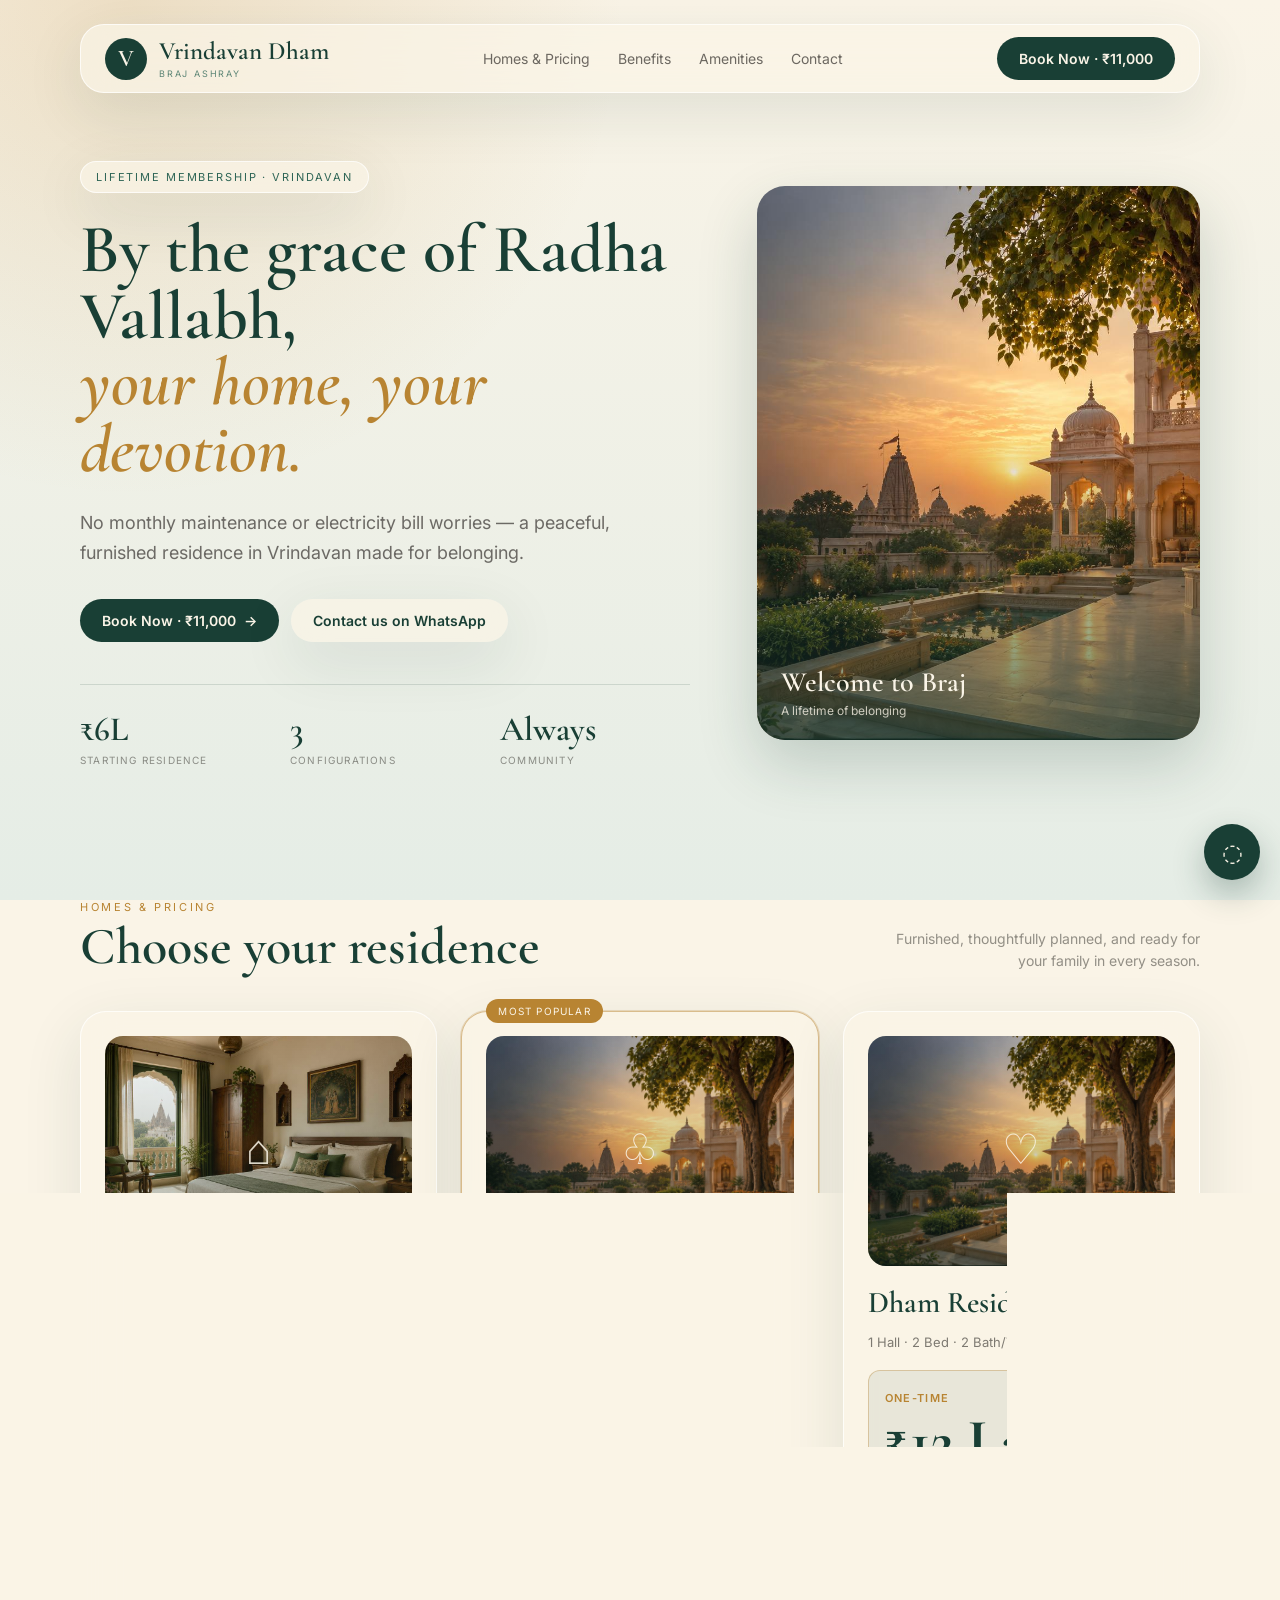
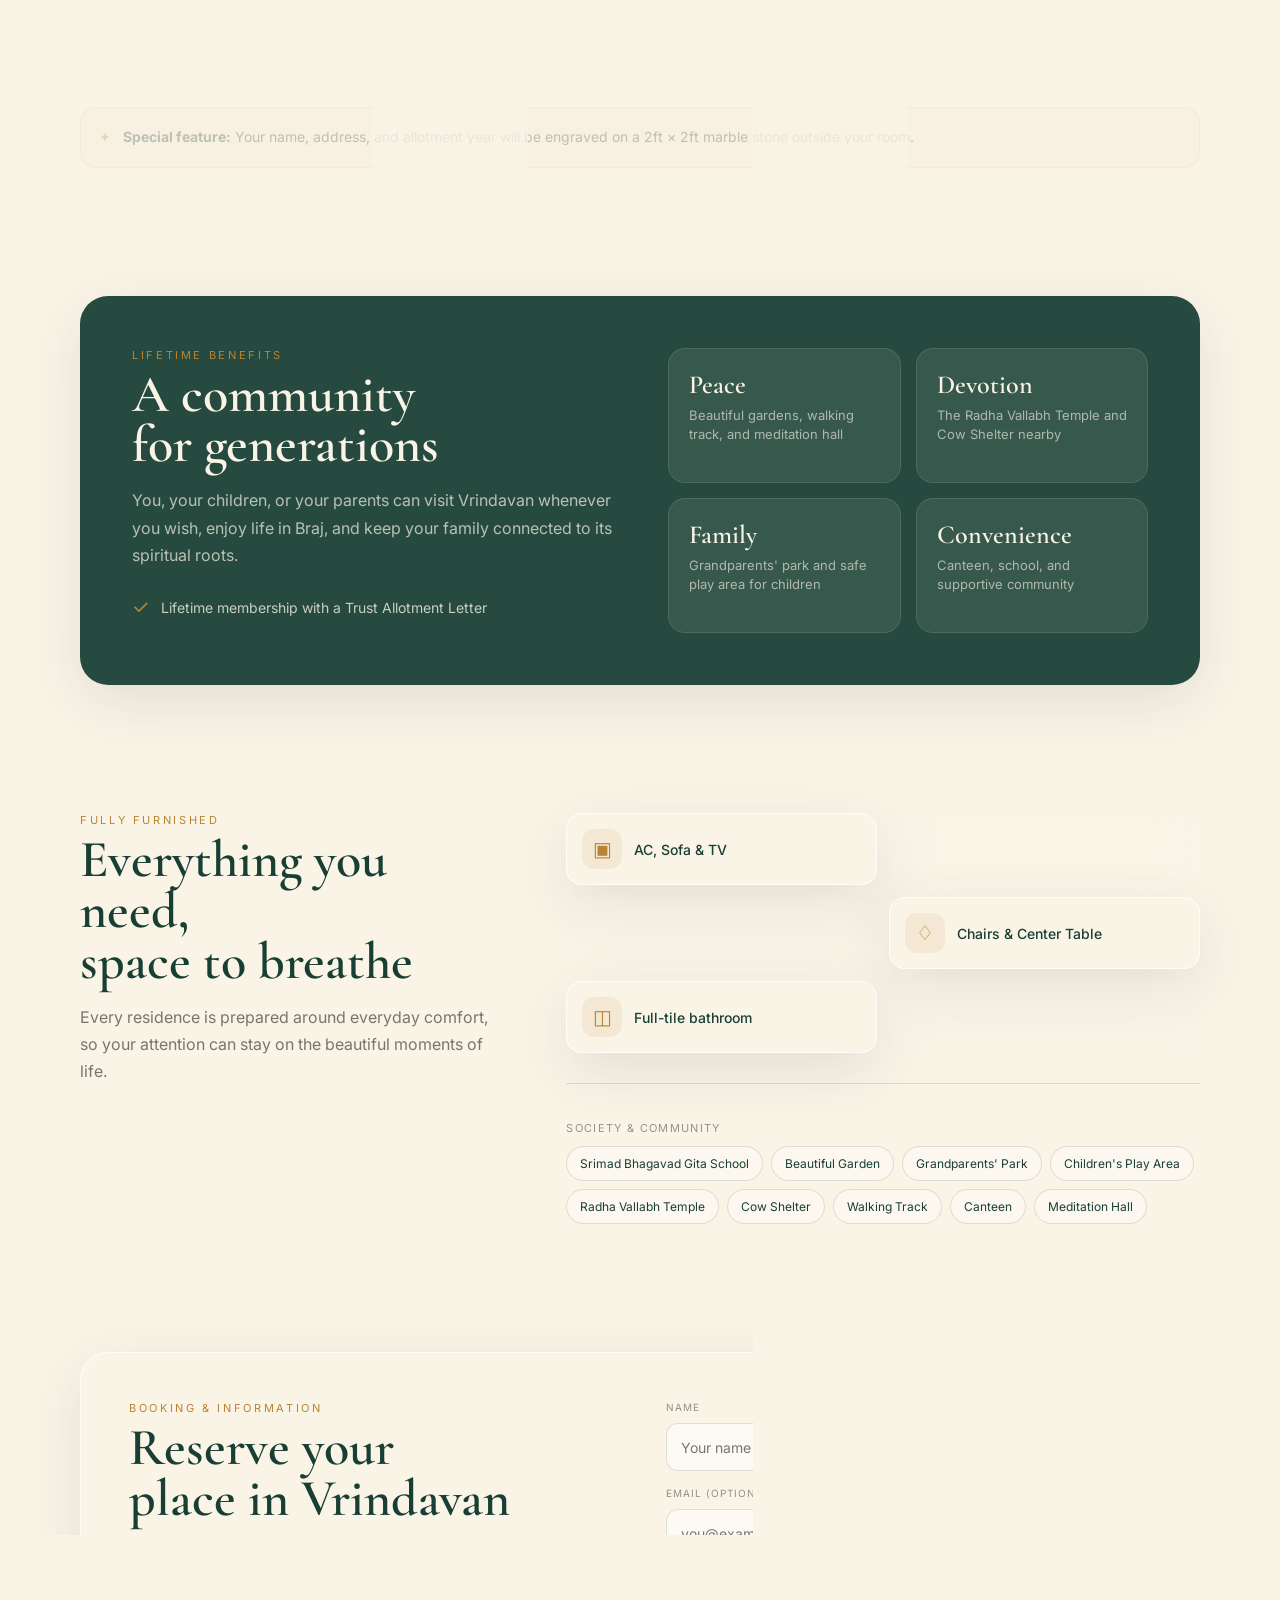
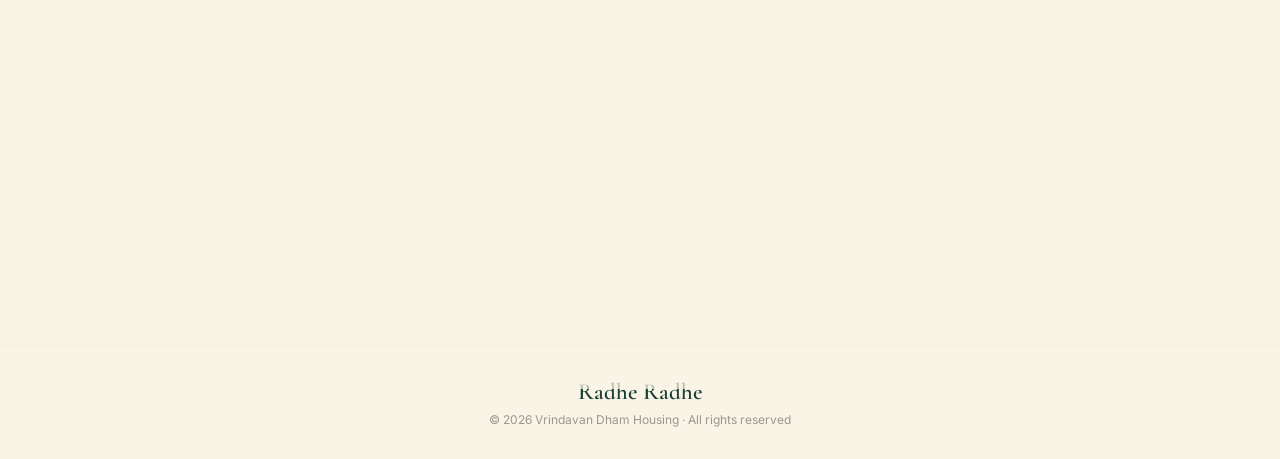
<file: index.html>
<!doctype html>
<html lang="en">
<head>
  <meta charset="UTF-8">
  <meta name="viewport" content="width=device-width, initial-scale=1.0">
  <meta name="description" content="Furnished spiritual homes in Vrindavan with lifetime membership and a peaceful community for your family.">
  <meta property="og:title" content="Vrindavan Dham Housing">
  <meta property="og:description" content="Choose your peaceful, furnished home in Vrindavan.">
  <meta property="og:type" content="website">
  <meta name="twitter:card" content="summary_large_image">
  <title>Vrindavan Dham Housing | Your Home, Your Devotion</title>
  <link rel="preconnect" href="https://fonts.googleapis.com">
  <link rel="preconnect" href="https://fonts.gstatic.com" crossorigin>
  <link href="https://fonts.googleapis.com/css2?family=Cormorant+Garamond:ital,wght@0,500;0,600;1,600&family=Inter:wght@400;500;600&display=swap" rel="stylesheet">
  <link rel="stylesheet" href="style.css?v=3">
</head>
<body>
  <div class="page-glow" aria-hidden="true"></div>
  <header class="site-header">
    <nav class="nav glass" aria-label="Main navigation">
      <a class="brand" href="#top" aria-label="Vrindavan Dham home">
        <span class="brand-mark">V</span>
        <span><strong>Vrindavan Dham</strong><small>Braj Ashray</small></span>
      </a>
      <div class="desktop-links">
        <a href="#homes">Homes &amp; Pricing</a><a href="#benefits">Benefits</a><a href="#community">Amenities</a><a href="#inquire">Contact</a>
      </div>
      <div class="nav-actions">
        <button class="button primary open-booking" type="button">Book Now · ₹11,000</button>
        <button id="menu-toggle" class="icon-button" type="button" aria-label="Open menu" aria-expanded="false"><span></span><span></span><span></span></button>
      </div>
    </nav>
    <div id="mobile-menu" class="mobile-menu glass" hidden>
      <a href="#homes">Homes &amp; Pricing</a><a href="#benefits">Benefits</a><a href="#community">Amenities</a><a href="#inquire">Contact</a>
    </div>
  </header>

  <main id="top">
    <section class="hero section-wrap">
      <div class="hero-copy">
        <span class="eyebrow glass">Lifetime Membership · Vrindavan</span>
        <h1>By the grace of Radha Vallabh,<br><em>your home, your devotion.</em></h1>
        <p class="lead">No monthly maintenance or electricity bill worries — a peaceful, furnished residence in Vrindavan made for belonging.</p>
        <div class="button-row">
          <button class="button primary open-booking" type="button">Book Now · ₹11,000 <span>→</span></button>
          <a class="button secondary glass" href="https://wa.me/919619099639?text=I%20would%20like%20information%20about%20Vrindavan%20Dham%20Housing" target="_blank" rel="noreferrer">Contact us on WhatsApp</a>
        </div>
        <div class="stats">
          <div><strong>₹6L</strong><span>Starting residence</span></div>
          <div><strong>3</strong><span>Configurations</span></div>
          <div><strong>Always</strong><span>Community</span></div>
        </div>
      </div>
      <figure class="hero-image">
        <img src="vrindavan-hero.jpg" alt="Peaceful temple-inspired courtyard in Vrindavan" width="1600" height="1000">
        <figcaption><strong>Welcome to Braj</strong><span>A lifetime of belonging</span></figcaption>
      </figure>
    </section>

    <section id="homes" class="content-section section-wrap">
      <div class="section-heading">
        <div><p class="kicker">Homes &amp; Pricing</p><h2>Choose your residence</h2></div>
        <p>Furnished, thoughtfully planned, and ready for your family in every season.</p>
      </div>
      <div class="home-grid">
        <article class="home-card glass">
          <div class="card-image"><img src="vrindavan-sattva.jpg" alt="Sattva Residence furnished sample" loading="lazy"><span>⌂</span></div>
          <div class="card-title"><h3>Sattva Residence</h3><span>300 Sq Ft</span></div>
          <p>1 Hall · 1 Bath/Toilet</p>
          <div class="price-options"><div><span>One-time</span><strong>₹6 Lakh</strong></div><div><span>EMI option</span><strong>₹7.5 Lakh / 3 Years</strong></div></div>
          <p class="market-price">₹15 Lakh <span>market value</span></p>
          <button class="button outline request-details" data-config="300 Sq Ft" type="button">Request details</button>
        </article>
        <article class="home-card featured glass">
          <span class="popular">Most Popular</span>
          <div class="card-image"><img src="vrindavan-hero.jpg" alt="Prem Residence furnished sample" loading="lazy"><span>♧</span></div>
          <div class="card-title"><h3>Prem Residence</h3><span>550 Sq Ft</span></div>
          <p>1 Hall · 1 Bed · 1 Bath/Toilet</p>
          <div class="price-options"><div><span>One-time</span><strong>₹8 Lakh</strong></div><div><span>EMI option</span><strong>₹10 Lakh / 3 Years</strong></div></div>
          <p class="market-price">₹20–25 Lakh <span>market value</span></p>
          <button class="button primary request-details" data-config="550 Sq Ft" type="button">Request details</button>
        </article>
        <article class="home-card glass">
          <div class="card-image"><img src="vrindavan-hero.jpg" alt="Dham Residence furnished sample" loading="lazy"><span>♡</span></div>
          <div class="card-title"><h3>Dham Residence</h3><span>700 Sq Ft</span></div>
          <p>1 Hall · 2 Bed · 2 Bath/Toilet</p>
          <div class="price-options"><div><span>One-time</span><strong>₹12 Lakh</strong></div><div><span>EMI option</span><strong>₹14 Lakh / 4 Years</strong></div></div>
          <p class="market-price">₹28–40 Lakh <span>market value</span></p>
          <button class="button outline request-details" data-config="700 Sq Ft" type="button">Request details</button>
        </article>
      </div>
      <div class="special-note"><span>✦</span><p><strong>Special feature:</strong> Your name, address, and allotment year will be engraved on a 2ft × 2ft marble stone outside your room.</p></div>
    </section>

    <section id="benefits" class="content-section section-wrap">
      <div class="benefit-panel">
        <div>
          <p class="kicker">Lifetime Benefits</p><h2>A community<br>for generations</h2>
          <p>You, your children, or your parents can visit Vrindavan whenever you wish, enjoy life in Braj, and keep your family connected to its spiritual roots.</p>
          <p class="trust-line"><span>✓</span> Lifetime membership with a Trust Allotment Letter</p>
        </div>
        <div class="benefit-grid">
          <div><h3>Peace</h3><p>Beautiful gardens, walking track, and meditation hall</p></div>
          <div><h3>Devotion</h3><p>The Radha Vallabh Temple and Cow Shelter nearby</p></div>
          <div><h3>Family</h3><p>Grandparents' park and safe play area for children</p></div>
          <div><h3>Convenience</h3><p>Canteen, school, and supportive community</p></div>
        </div>
      </div>
    </section>

    <section id="community" class="content-section section-wrap community-layout">
      <div><p class="kicker">Fully Furnished</p><h2>Everything you need,<br>space to breathe</h2><p class="section-copy">Every residence is prepared around everyday comfort, so your attention can stay on the beautiful moments of life.</p></div>
      <div>
        <div class="amenities-grid">
          <div class="glass"><span>▣</span>AC, Sofa &amp; TV</div><div class="glass"><span>♨</span>Geyser &amp; branded fittings</div>
          <div class="glass"><span>ϟ</span>Lights, Fan &amp; Curtains</div><div class="glass"><span>♢</span>Chairs &amp; Center Table</div>
          <div class="glass"><span>◫</span>Full-tile bathroom</div><div class="glass"><span>✦</span>Carpets &amp; ready interiors</div>
        </div>
        <div class="facilities"><p>Society &amp; Community</p><div><span>Srimad Bhagavad Gita School</span><span>Beautiful Garden</span><span>Grandparents' Park</span><span>Children's Play Area</span><span>Radha Vallabh Temple</span><span>Cow Shelter</span><span>Walking Track</span><span>Canteen</span><span>Meditation Hall</span></div></div>
      </div>
    </section>

    <section id="inquire" class="content-section section-wrap">
      <div class="inquiry-panel glass">
        <div><p class="kicker">Booking &amp; Information</p><h2>Reserve your<br>place in Vrindavan</h2><p class="section-copy">Book your room with just ₹11,000 and begin planning your stay in Vrindavan.</p>
          <div class="contact-list"><a href="tel:+919619099639"><span>☎</span>9619099639</a><a href="mailto:gitaourlife@gmail.com"><span>@</span>gitaourlife@gmail.com</a><a href="https://www.radhavallabh.co.in" target="_blank" rel="noreferrer"><span>↗</span>www.radhavallabh.co.in</a></div>
          <p class="booking-note">Note: Those who book now will pay only ₹6 Lakh. The booking amount is non-refundable.</p>
        </div>
        <form class="inquiry-form js-inquiry-form"><div class="two-columns"><label>Name<input required name="name" placeholder="Your name"></label><label>Phone number<input required name="phone" type="tel" inputmode="tel" placeholder="+91"></label></div><label>Email (optional)<input name="email" type="email" placeholder="you@example.com"></label><label>Configuration<select name="configuration"><option>300 Sq Ft</option><option selected>550 Sq Ft</option><option>700 Sq Ft</option></select></label><label>Message<textarea name="message" rows="3" placeholder="Tell us about your family and requirements…"></textarea></label><button class="button primary" type="submit">Send inquiry <span>→</span></button></form>
      </div>
    </section>
  </main>

  <a class="whatsapp" href="https://wa.me/919619099639?text=I%20would%20like%20information%20about%20Vrindavan%20Dham%20Housing" target="_blank" rel="noreferrer" aria-label="Contact us on WhatsApp">◌</a>
  <footer><strong>Radhe Radhe</strong><p>© 2026 Vrindavan Dham Housing · All rights reserved</p></footer>

  <div id="booking-modal" class="modal" role="dialog" aria-modal="true" aria-labelledby="modal-title" hidden>
    <div class="modal-backdrop" data-close-modal></div>
    <div class="modal-card glass"><button class="modal-close" type="button" aria-label="Close booking form" data-close-modal>×</button><h2 id="modal-title">Book your residence</h2><p>Share your details to book with ₹11,000.</p><form class="modal-form js-inquiry-form"><input required name="name" placeholder="Your name"><input required name="phone" type="tel" inputmode="tel" placeholder="Phone number"><input name="email" type="email" placeholder="Email (optional)"><select id="modal-configuration" name="configuration"><option>300 Sq Ft</option><option selected>550 Sq Ft</option><option>700 Sq Ft</option></select><button class="button primary" type="submit">Contact us about booking</button></form></div>
  </div>
  <div id="toast" class="toast" role="status" aria-live="polite" hidden><strong>Your inquiry has been received</strong><span>Our team will contact you shortly. Radhe Radhe!</span></div>
  <script src="script.js?v=3"></script>
</body>
</html>
</file>
<file: style.css>
:root{--brand:#193f35;--brand-soft:#2e6556;--gold:#b88432;--cream:#faf4e7;--ink:#34312d;--white:#fff;--border:rgba(25,63,53,.14);--shadow:0 18px 60px rgba(25,63,53,.11);--display:"Cormorant Garamond",Georgia,serif;--body:"Inter",Arial,sans-serif}*{box-sizing:border-box}html{scroll-behavior:smooth}body{margin:0;background:var(--cream);color:var(--ink);font-family:var(--body);overflow-x:hidden}.page-glow{position:fixed;inset:0;z-index:-1;background:radial-gradient(circle at 10% 0,rgba(184,132,50,.19),transparent 34%),linear-gradient(#faf4e7,#e5ede6)}a{color:inherit;text-decoration:none}button,input,select,textarea{font:inherit}button{cursor:pointer}.glass{background:rgba(250,244,231,.72);border:1px solid rgba(255,255,255,.72);box-shadow:var(--shadow);backdrop-filter:blur(18px)}.section-wrap{width:min(1120px,calc(100% - 48px));margin-inline:auto}.site-header{position:relative;z-index:20;width:min(1120px,calc(100% - 32px));margin:auto;padding-top:24px}.nav{display:flex;align-items:center;justify-content:space-between;border-radius:24px;padding:12px 24px}.brand{display:flex;align-items:center;gap:12px}.brand-mark{display:grid;place-items:center;width:42px;height:42px;border-radius:50%;background:var(--brand);color:var(--cream);font:600 24px var(--display)}.brand strong,.brand small{display:block}.brand strong{font:600 25px/1 var(--display);color:var(--brand)}.brand small{margin-top:4px;color:rgba(46,101,86,.78);font-size:9px;text-transform:uppercase;letter-spacing:.2em}.desktop-links{display:flex;gap:28px;font-size:14px;color:rgba(52,49,45,.72)}.desktop-links a:hover{color:var(--brand)}.nav-actions{display:flex;align-items:center;gap:8px}.button{display:inline-flex;align-items:center;justify-content:center;gap:8px;min-height:43px;border:0;border-radius:999px;padding:11px 22px;font-size:14px;font-weight:600;transition:.2s ease}.button:hover{transform:translateY(-1px)}.primary{background:var(--brand);color:var(--cream)}.primary:hover{background:var(--brand-soft)}.secondary{color:var(--brand)}.outline{width:100%;border:1px solid rgba(25,63,53,.2);background:transparent;color:var(--brand)}.icon-button{display:none;width:42px;height:42px;border:0;background:transparent;padding:9px}.icon-button span{display:block;height:2px;margin:5px;background:var(--brand)}.mobile-menu[hidden]{display:none}.mobile-menu{display:grid;gap:14px;margin-top:8px;padding:18px;border-radius:20px;color:var(--brand)}.hero{display:grid;grid-template-columns:7fr 5fr;align-items:center;gap:56px;padding-top:68px;padding-bottom:70px}.eyebrow{display:inline-block;border-radius:999px;padding:8px 15px;color:var(--brand-soft);font-size:11px;text-transform:uppercase;letter-spacing:.17em}.hero h1,.content-section h2{margin:24px 0 0;color:var(--brand);font-family:var(--display);font-size:68px;font-weight:600;line-height:.98}.hero h1 em{color:var(--gold)}.lead{max-width:610px;margin:24px 0 0;color:rgba(52,49,45,.7);font-size:18px;line-height:1.7}.button-row{display:flex;flex-wrap:wrap;gap:12px;margin-top:30px}.stats{display:grid;grid-template-columns:repeat(3,1fr);gap:20px;max-width:610px;margin-top:42px;padding-top:24px;border-top:1px solid var(--border)}.stats strong,.stats span{display:block}.stats strong{color:var(--brand);font:600 34px var(--display)}.stats span{margin-top:4px;color:rgba(52,49,45,.52);font-size:10px;text-transform:uppercase;letter-spacing:.12em}.hero-image{position:relative;overflow:hidden;margin:0;border-radius:28px;box-shadow:0 24px 60px rgba(25,63,53,.2)}.hero-image img{display:block;width:100%;height:auto;aspect-ratio:4/5;object-fit:cover}.hero-image:after{content:"";position:absolute;inset:45% 0 0;background:linear-gradient(transparent,rgba(25,63,53,.65))}.hero-image figcaption{position:absolute;z-index:1;left:24px;bottom:22px;color:var(--cream)}.hero-image figcaption strong,.hero-image figcaption span{display:block}.hero-image figcaption strong{font:600 28px var(--display)}.hero-image figcaption span{margin-top:4px;font-size:12px;opacity:.78}.content-section{padding-top:64px;padding-bottom:64px}.section-heading{display:flex;align-items:flex-end;justify-content:space-between;gap:30px;margin-bottom:38px}.kicker{margin:0;color:var(--gold);font-size:11px;text-transform:uppercase;letter-spacing:.24em}.section-heading h2,.content-section h2{margin-top:8px;font-size:52px}.section-heading>p{max-width:330px;margin:0;color:rgba(52,49,45,.52);text-align:right;font-size:14px;line-height:1.6}.home-grid{display:grid;grid-template-columns:repeat(3,1fr);gap:24px}.home-card{position:relative;border-radius:26px;padding:24px}.home-card.featured{border-color:rgba(184,132,50,.5);outline:1px solid rgba(184,132,50,.24)}.popular{position:absolute;z-index:2;left:24px;top:-13px;border-radius:999px;background:var(--gold);color:var(--cream);padding:6px 12px;font-size:10px;text-transform:uppercase;letter-spacing:.12em}.card-image{position:relative;overflow:hidden;aspect-ratio:4/3;border-radius:18px;background:rgba(25,63,53,.1)}.card-image:after{content:"";position:absolute;inset:0;background:linear-gradient(transparent,rgba(25,63,53,.36))}.card-image img{width:100%;height:100%;object-fit:cover}.card-image>span{position:absolute;z-index:1;inset:0;display:grid;place-items:center;color:rgba(250,244,231,.86);font:42px var(--display)}.card-title{display:flex;align-items:center;justify-content:space-between;gap:12px;margin-top:18px}.card-title h3{margin:0;color:var(--brand);font:600 30px var(--display)}.card-title>span{color:var(--gold);font-size:11px;text-transform:uppercase;letter-spacing:.1em}.home-card>p{color:rgba(52,49,45,.63);font-size:13px}.price-options{display:grid;gap:10px;margin-top:20px}.price-options div{padding:12px;border-radius:12px;background:rgba(255,255,255,.42)}.price-options span,.price-options strong{display:block}.price-options span{color:rgba(52,49,45,.5);font-size:11px}.price-options strong{margin-top:5px;color:var(--brand);font-size:13px}.price-options div:first-child{padding:20px 16px;border:1px solid rgba(184,132,50,.35);background:rgba(25,63,53,.08)}.price-options div:first-child span{color:var(--gold);font-size:11px;font-weight:600;text-transform:uppercase;letter-spacing:.12em}.price-options div:first-child strong{margin-top:6px;color:var(--brand);font:700 60px/1 var(--display)}.home-card .market-price{margin:14px 0 18px;color:rgba(52,49,45,.55);font:400 13px var(--body)}.market-price span{font:400 12px var(--body);color:rgba(52,49,45,.5)}.toast.error{background:#8a2b2b}.special-note{display:flex;gap:12px;margin-top:30px;padding:18px;border:1px solid rgba(184,132,50,.28);border-radius:16px;background:rgba(184,132,50,.08);color:var(--brand);font-size:14px;line-height:1.6}.special-note span{color:var(--gold)}.special-note p{margin:0}.benefit-panel{display:grid;grid-template-columns:1fr 1fr;gap:56px;border-radius:28px;padding:52px;background:rgba(25,63,53,.94);box-shadow:var(--shadow);color:var(--cream)}.benefit-panel h2{color:var(--cream)}.benefit-panel>div>p:not(.kicker):not(.trust-line){color:rgba(250,244,231,.7);line-height:1.7}.trust-line{display:flex;align-items:center;gap:12px;margin-top:26px;color:rgba(250,244,231,.78);font-size:14px}.trust-line span{color:var(--gold);font-size:20px}.benefit-grid{display:grid;grid-template-columns:1fr 1fr;gap:15px}.benefit-grid>div{padding:20px;border:1px solid rgba(250,244,231,.11);border-radius:17px;background:rgba(250,244,231,.08)}.benefit-grid h3{margin:0;color:var(--cream);font:600 26px var(--display)}.benefit-grid p{margin:6px 0 0;color:rgba(250,244,231,.62);font-size:13px;line-height:1.5}.community-layout{display:grid;grid-template-columns:.8fr 1.2fr;gap:64px}.section-copy{color:rgba(52,49,45,.65);line-height:1.7}.amenities-grid{display:grid;grid-template-columns:1fr 1fr;gap:12px}.amenities-grid>div{display:flex;align-items:center;gap:12px;border-radius:16px;padding:15px;color:var(--brand);font-size:14px;font-weight:500}.amenities-grid span,.contact-list span{display:grid;place-items:center;flex:0 0 40px;width:40px;height:40px;border-radius:12px;background:rgba(184,132,50,.1);color:var(--gold);font-size:20px}.facilities{margin-top:30px;padding-top:26px;border-top:1px solid var(--border)}.facilities>p{color:rgba(52,49,45,.5);font-size:11px;text-transform:uppercase;letter-spacing:.12em}.facilities>div{display:flex;flex-wrap:wrap;gap:8px}.facilities span{padding:9px 13px;border:1px solid var(--border);border-radius:999px;background:rgba(255,255,255,.35);color:var(--brand);font-size:12px}.inquiry-panel{display:grid;grid-template-columns:1fr 1fr;gap:52px;border-radius:28px;padding:48px}.contact-list{display:grid;gap:12px;margin-top:28px}.contact-list a{display:flex;align-items:center;gap:12px;font-size:14px}.contact-list span{flex-basis:36px;width:36px;height:36px;border-radius:50%;color:var(--brand);font-size:15px}.booking-note{margin-top:26px;color:rgba(52,49,45,.5);font-size:12px;line-height:1.6}.inquiry-form,.modal-form{display:grid;gap:16px}.two-columns{display:grid;grid-template-columns:1fr 1fr;gap:14px}label{display:grid;gap:7px;color:rgba(52,49,45,.52);font-size:10px;text-transform:uppercase;letter-spacing:.1em}input,select,textarea{width:100%;border:1px solid var(--border);border-radius:12px;background:rgba(255,255,255,.5);color:var(--ink);padding:13px 14px;outline:none;font-size:14px;text-transform:none;letter-spacing:0}input:focus,select:focus,textarea:focus{border-color:var(--gold);box-shadow:0 0 0 3px rgba(184,132,50,.13)}textarea{resize:vertical}.inquiry-form .button{width:100%}.whatsapp{position:fixed;z-index:25;right:20px;bottom:20px;display:grid;place-items:center;width:56px;height:56px;border-radius:50%;background:var(--brand);color:var(--cream);box-shadow:0 14px 32px rgba(25,63,53,.3);font-size:24px}footer{padding:32px 24px;text-align:center;border-top:1px solid var(--border);color:rgba(52,49,45,.48);font-size:12px}footer strong{color:var(--brand);font:600 23px var(--display)}footer p{margin:6px 0 0}.modal{position:fixed;z-index:50;inset:0;display:grid;place-items:center;padding:20px}.modal[hidden]{display:none}.modal-backdrop{position:absolute;inset:0;background:rgba(17,25,22,.56)}.modal-card{position:relative;z-index:1;width:min(100%,500px);border-radius:26px;padding:34px}.modal-card h2{margin:0;color:var(--brand);font:600 36px var(--display)}.modal-card>p{margin:8px 0 22px;color:rgba(52,49,45,.6);font-size:14px}.modal-close{position:absolute;top:14px;right:14px;width:38px;height:38px;border:0;border-radius:50%;background:transparent;color:var(--brand);font-size:26px}.toast{position:fixed;z-index:60;right:20px;top:20px;display:grid;gap:4px;max-width:360px;padding:16px 18px;border-radius:14px;background:var(--brand);color:var(--cream);box-shadow:var(--shadow)}.toast[hidden]{display:none}.toast span{color:rgba(250,244,231,.72);font-size:12px}@media(max-width:900px){.desktop-links{display:none}.icon-button{display:block}.hero{grid-template-columns:1fr;padding-top:50px}.hero-copy{order:1}.hero-image{order:2;max-width:620px}.hero h1{font-size:58px}.home-grid{grid-template-columns:1fr}.home-card{max-width:640px;width:100%;margin:auto}.benefit-panel,.community-layout,.inquiry-panel{grid-template-columns:1fr}.benefit-panel{gap:35px}.section-heading>p{display:none}}@media(max-width:600px){.section-wrap{width:min(100% - 32px,1120px)}.site-header{padding-top:14px}.nav{padding:10px 12px;border-radius:19px}.brand-mark{width:36px;height:36px}.brand strong{font-size:20px}.brand small{font-size:7px}.nav .button{min-height:38px;padding:9px 12px;font-size:11px}.hero{gap:36px;padding-top:42px;padding-bottom:48px}.hero h1{font-size:44px;line-height:1.02}.lead{font-size:16px}.button-row{display:grid}.button-row .button{width:100%}.stats{gap:10px}.stats strong{font-size:27px}.stats span{font-size:8px}.content-section{padding-top:48px;padding-bottom:48px}.section-heading h2,.content-section h2{font-size:42px}.home-card{padding:19px}.price-options div:first-child strong{font-size:52px}.card-title h3{font-size:27px}.benefit-panel,.inquiry-panel{padding:28px 22px}.benefit-grid,.amenities-grid,.two-columns{grid-template-columns:1fr}.community-layout{gap:32px}.toast{left:16px;right:16px;top:16px}}
@media(prefers-reduced-motion:reduce){html{scroll-behavior:auto}*,*:before,*:after{transition:none!important}}
</file>
